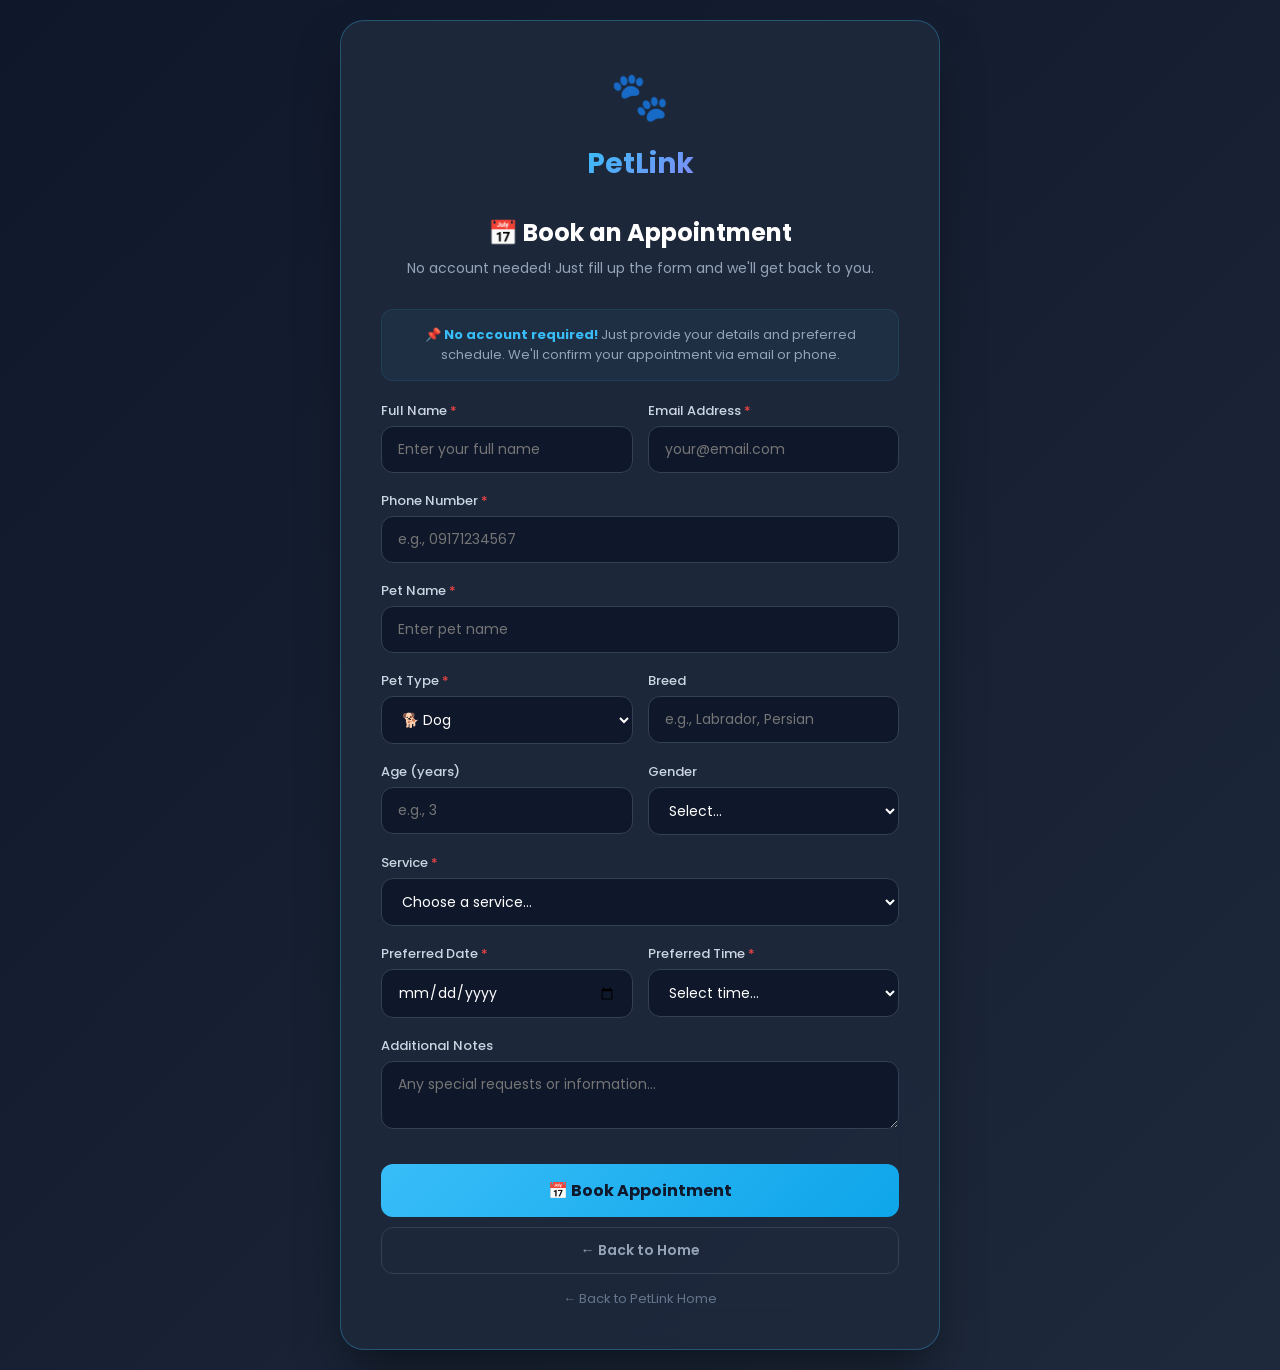
<file: templates/booking.html>
<!DOCTYPE html>
<html lang="en">
<head>
  <meta charset="UTF-8">
  <meta name="viewport" content="width=device-width, initial-scale=1.0">
  <title>Book Appointment - PetLink</title>
  <link href="https://fonts.googleapis.com/css2?family=Poppins:wght@300;400;600;700&display=swap" rel="stylesheet">
  <style>
    * {
      margin: 0;
      padding: 0;
      box-sizing: border-box;
      font-family: 'Poppins', sans-serif;
    }
    body {
      background: linear-gradient(135deg, #0f172a 0%, #1e293b 100%);
      color: #fff;
      min-height: 100vh;
      display: flex;
      align-items: center;
      justify-content: center;
      padding: 20px;
    }
    .booking-container {
      max-width: 600px;
      width: 100%;
      background: rgba(30, 41, 59, 0.95);
      backdrop-filter: blur(20px);
      border-radius: 24px;
      padding: 40px;
      border: 1px solid rgba(56, 189, 248, 0.3);
      box-shadow: 0 25px 50px -12px rgba(0, 0, 0, 0.5);
      animation: slideUp 0.6s ease;
    }
    @keyframes slideUp {
      from { opacity: 0; transform: translateY(50px); }
      to { opacity: 1; transform: translateY(0); }
    }
    .brand {
      text-align: center;
      margin-bottom: 30px;
    }
    .brand-icon { font-size: 48px; margin-bottom: 10px; }
    .brand-name {
      font-size: 28px;
      font-weight: 700;
      background: linear-gradient(135deg, #38bdf8, #818cf8);
      -webkit-background-clip: text;
      -webkit-text-fill-color: transparent;
      background-clip: text;
    }
    h2 {
      color: #fff;
      font-size: 24px;
      margin-bottom: 8px;
      text-align: center;
    }
    .subtitle {
      color: #94a3b8;
      font-size: 14px;
      text-align: center;
      margin-bottom: 30px;
    }
    .form-group {
      margin-bottom: 18px;
    }
    label {
      display: block;
      color: #cbd5e1;
      font-size: 13px;
      font-weight: 500;
      margin-bottom: 5px;
    }
    label .required {
      color: #ef4444;
    }
    input, select, textarea {
      width: 100%;
      padding: 12px 16px;
      background: #0f172a;
      border: 1px solid #334155;
      border-radius: 12px;
      color: white;
      font-size: 14px;
      transition: 0.3s;
    }
    input:focus, select:focus, textarea:focus {
      outline: none;
      border-color: #38bdf8;
      box-shadow: 0 0 0 3px rgba(56, 189, 248, 0.2);
    }
    textarea { resize: vertical; min-height: 60px; font-family: 'Poppins', sans-serif; }
    select option { background: #1e293b; }
    .form-row {
      display: grid;
      grid-template-columns: 1fr 1fr;
      gap: 15px;
    }
    @media (max-width: 600px) {
      .form-row { grid-template-columns: 1fr; }
      .booking-container { padding: 25px; }
    }
    .btn-primary {
      width: 100%;
      padding: 14px;
      background: linear-gradient(135deg, #38bdf8, #0ea5e9);
      border: none;
      border-radius: 12px;
      color: #0f172a;
      font-size: 16px;
      font-weight: 700;
      cursor: pointer;
      transition: 0.3s;
      margin-top: 10px;
    }
    .btn-primary:hover {
      transform: translateY(-2px);
      box-shadow: 0 10px 25px -5px rgba(56, 189, 248, 0.4);
    }
    .btn-secondary {
      width: 100%;
      padding: 12px;
      background: transparent;
      border: 1px solid #334155;
      border-radius: 12px;
      color: #94a3b8;
      font-size: 14px;
      font-weight: 600;
      cursor: pointer;
      transition: 0.3s;
      margin-top: 10px;
      text-align: center;
      text-decoration: none;
      display: inline-block;
    }
    .btn-secondary:hover {
      border-color: #38bdf8;
      color: #38bdf8;
      background: rgba(56, 189, 248, 0.05);
    }
    .message {
      margin-top: 16px;
      padding: 12px;
      border-radius: 12px;
      font-size: 14px;
      display: none;
    }
    .message.show { display: block; }
    .message.success {
      background: rgba(16, 185, 129, 0.2);
      border: 1px solid #10b981;
      color: #10b981;
    }
    .message.error {
      background: rgba(239, 68, 68, 0.2);
      border: 1px solid #ef4444;
      color: #ef4444;
    }
    .info-box {
      background: rgba(56, 189, 248, 0.05);
      border: 1px solid rgba(56, 189, 248, 0.1);
      border-radius: 12px;
      padding: 15px;
      margin-bottom: 20px;
      font-size: 13px;
      color: #94a3b8;
      text-align: center;
    }
    .info-box strong { color: #38bdf8; }
    .back-link {
      display: block;
      text-align: center;
      color: #64748b;
      text-decoration: none;
      margin-top: 15px;
      font-size: 13px;
    }
    .back-link:hover { color: #38bdf8; }
  </style>
</head>
<body>
  <div class="booking-container">
    <div class="brand">
      <div class="brand-icon">🐾</div>
      <span class="brand-name">PetLink</span>
    </div>

    <h2>📅 Book an Appointment</h2>
    <p class="subtitle">No account needed! Just fill up the form and we'll get back to you.</p>

    <div class="info-box">
      📌 <strong>No account required!</strong> Just provide your details and preferred schedule. 
      We'll confirm your appointment via email or phone.
    </div>

    <form id="bookingForm" onsubmit="submitGuestBooking(event)">
      <!-- Customer Info -->
      <div class="form-row">
        <div class="form-group">
          <label for="guestName">Full Name <span class="required">*</span></label>
          <input type="text" id="guestName" placeholder="Enter your full name" required>
        </div>
        <div class="form-group">
          <label for="guestEmail">Email Address <span class="required">*</span></label>
          <input type="email" id="guestEmail" placeholder="your@email.com" required>
        </div>
      </div>

      <div class="form-group">
        <label for="guestPhone">Phone Number <span class="required">*</span></label>
        <input type="tel" id="guestPhone" placeholder="e.g., 09171234567" required>
      </div>

      <!-- Pet Info -->
      <div class="form-group">
        <label for="guestPetName">Pet Name <span class="required">*</span></label>
        <input type="text" id="guestPetName" placeholder="Enter pet name" required>
      </div>

      <div class="form-row">
        <div class="form-group">
          <label for="guestPetType">Pet Type <span class="required">*</span></label>
          <select id="guestPetType" required>
            <option value="Dog">🐕 Dog</option>
            <option value="Cat">🐈 Cat</option>
          </select>
        </div>
        <div class="form-group">
          <label for="guestPetBreed">Breed</label>
          <input type="text" id="guestPetBreed" placeholder="e.g., Labrador, Persian">
        </div>
      </div>

      <div class="form-row">
        <div class="form-group">
          <label for="guestPetAge">Age (years)</label>
          <input type="number" id="guestPetAge" placeholder="e.g., 3" min="0">
        </div>
        <div class="form-group">
          <label for="guestPetGender">Gender</label>
          <select id="guestPetGender">
            <option value="">Select...</option>
            <option value="Male">Male</option>
            <option value="Female">Female</option>
          </select>
        </div>
      </div>

      <!-- Service & Schedule -->
      <div class="form-group">
        <label for="guestService">Service <span class="required">*</span></label>
        <select id="guestService" required>
          <option value="">Choose a service...</option>
          <option value="Full Grooming">Full Grooming</option>
          <option value="Bath & Brush">Bath & Brush</option>
          <option value="Nail Trim">Nail Trim</option>
          <option value="Teeth Cleaning">Teeth Cleaning</option>
          <option value="De-shedding">De-shedding</option>
          <option value="Creative Styling">Creative Styling</option>
          <option value="Ear Cleaning">Ear Cleaning</option>
          <option value="Vaccination">Vaccination</option>
          <option value="Health Check-up">Health Check-up</option>
        </select>
      </div>

      <div class="form-row">
        <div class="form-group">
          <label for="guestDate">Preferred Date <span class="required">*</span></label>
          <input type="date" id="guestDate" required>
        </div>
        <div class="form-group">
          <label for="guestTime">Preferred Time <span class="required">*</span></label>
          <select id="guestTime" required>
            <option value="">Select time...</option>
            <option value="08:00">8:00 AM</option>
            <option value="08:30">8:30 AM</option>
            <option value="09:00">9:00 AM</option>
            <option value="09:30">9:30 AM</option>
            <option value="10:00">10:00 AM</option>
            <option value="10:30">10:30 AM</option>
            <option value="11:00">11:00 AM</option>
            <option value="11:30">11:30 AM</option>
            <option value="12:00">12:00 PM</option>
            <option value="13:00">1:00 PM</option>
            <option value="13:30">1:30 PM</option>
            <option value="14:00">2:00 PM</option>
            <option value="14:30">2:30 PM</option>
            <option value="15:00">3:00 PM</option>
            <option value="15:30">3:30 PM</option>
            <option value="16:00">4:00 PM</option>
            <option value="16:30">4:30 PM</option>
            <option value="17:00">5:00 PM</option>
          </select>
        </div>
      </div>

      <div class="form-group">
        <label for="guestNotes">Additional Notes</label>
        <textarea id="guestNotes" placeholder="Any special requests or information..."></textarea>
      </div>

      <button type="submit" class="btn-primary" id="submitBtn">📅 Book Appointment</button>
      <a href="/" class="btn-secondary">← Back to Home</a>
    </form>

    <div id="message" class="message"></div>
    <a href="/" class="back-link">← Back to PetLink Home</a>
  </div>

  <script>
    // Set min date to today
    document.addEventListener('DOMContentLoaded', function() {
      const today = new Date().toISOString().split('T')[0];
      document.getElementById('guestDate').min = today;
    });

    async function submitGuestBooking(e) {
      e.preventDefault();

      const btn = document.getElementById('submitBtn');
      const msg = document.getElementById('message');
      const originalText = btn.textContent;

      // Get form data
      const name = document.getElementById('guestName').value.trim();
      const email = document.getElementById('guestEmail').value.trim();
      const phone = document.getElementById('guestPhone').value.trim();
      const pet_name = document.getElementById('guestPetName').value.trim();
      const pet_type = document.getElementById('guestPetType').value;
      const breed = document.getElementById('guestPetBreed').value.trim();
      const age = document.getElementById('guestPetAge').value;
      const gender = document.getElementById('guestPetGender').value;
      const service_type = document.getElementById('guestService').value;
      const appointment_date = document.getElementById('guestDate').value;
      const appointment_time = document.getElementById('guestTime').value;
      const notes = document.getElementById('guestNotes').value.trim();

      // Validate
      if (!name || !email || !phone || !pet_name || !service_type || !appointment_date || !appointment_time) {
        showMessage('Please fill in all required fields.', 'error');
        return;
      }

      // Validate email
      const emailPattern = /^[a-zA-Z0-9._%+-]+@[a-zA-Z0-9.-]+\.[a-zA-Z]{2,}$/;
      if (!emailPattern.test(email)) {
        showMessage('Please enter a valid email address.', 'error');
        return;
      }

      // Validate phone
      const phonePattern = /^(09|\+639|9)\d{9}$/;
      if (!phonePattern.test(phone.replace(/[\s\-\(\)]/g, ''))) {
        showMessage('Please enter a valid Philippine phone number (e.g., 09171234567).', 'error');
        return;
      }

      // Show loading
      btn.textContent = '⏳ Booking...';
      btn.disabled = true;

      try {
        const res = await fetch('/api/guest-booking', {
          method: 'POST',
          headers: { 'Content-Type': 'application/json' },
          body: JSON.stringify({
            name, email, phone,
            pet_name, pet_type, breed, age, gender,
            service_type, appointment_date, appointment_time, notes
          })
        });

        const data = await res.json();

        if (data.success) {
          showMessage('✅ ' + data.message, 'success');
          document.getElementById('bookingForm').reset();
          // Reset date
          const today = new Date().toISOString().split('T')[0];
          document.getElementById('guestDate').min = today;
        } else {
          showMessage('❌ ' + data.message, 'error');
        }
      } catch (error) {
        console.error('Error:', error);
        showMessage('Something went wrong. Please try again.', 'error');
      }

      btn.textContent = originalText;
      btn.disabled = false;
    }

    function showMessage(text, type) {
      const msg = document.getElementById('message');
      msg.textContent = text;
      msg.className = 'message show ' + type;
      setTimeout(() => {
        msg.classList.remove('show');
      }, 6000);
    }
  </script>
</body>
</html>
</file>
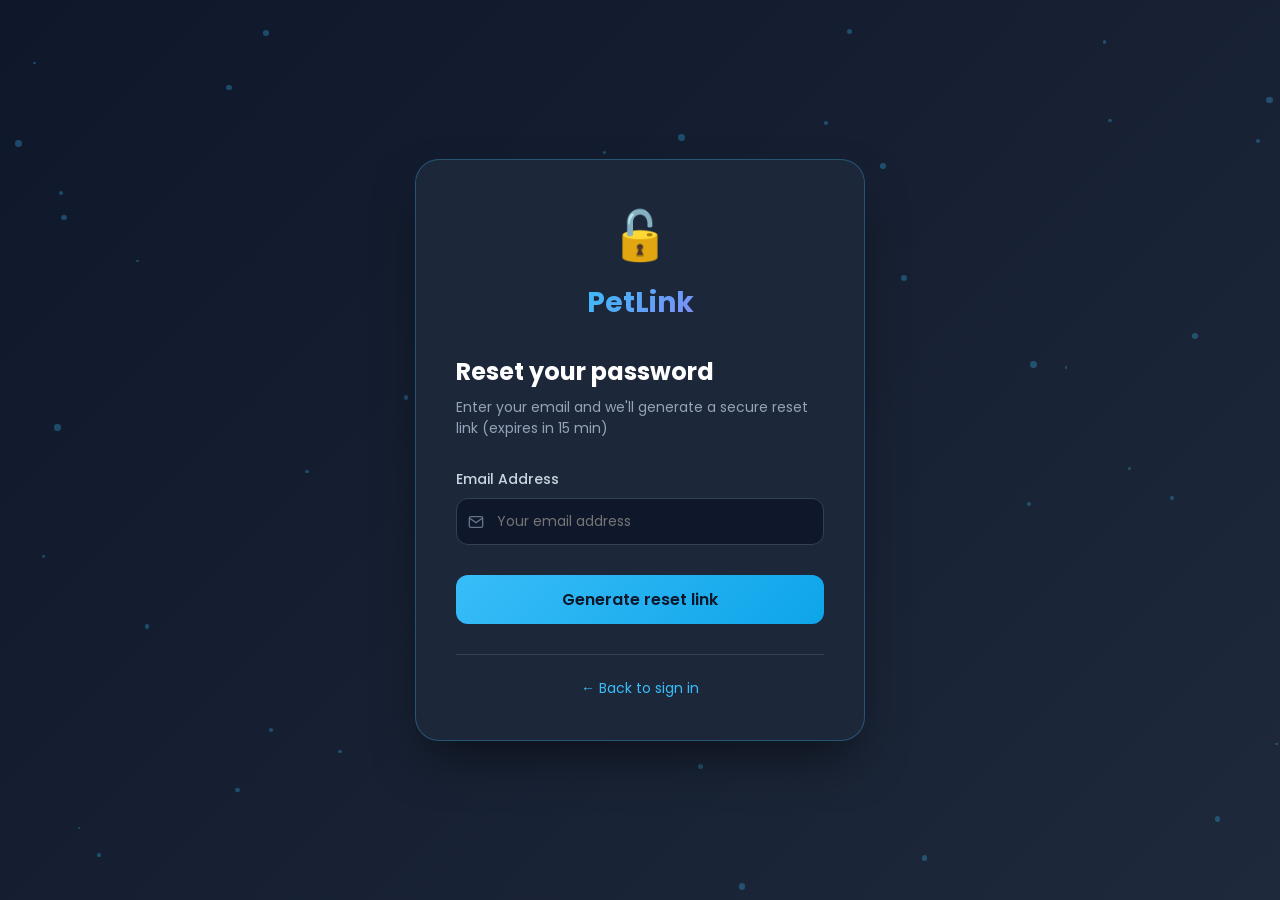
<file: templates/forgot_password.html>
<!DOCTYPE html>
<html lang="en">
<head>
  <meta charset="UTF-8">
  <meta name="viewport" content="width=device-width, initial-scale=1.0">
  <title>Forgot Password — PetLink</title>
  <link href="https://fonts.googleapis.com/css2?family=Poppins:wght@300;400;600;700&display=swap" rel="stylesheet">
  <style>
    * {
      margin: 0;
      padding: 0;
      box-sizing: border-box;
      font-family: 'Poppins', sans-serif;
    }

    body {
      min-height: 100vh;
      background: linear-gradient(135deg, #0f172a 0%, #1e293b 100%);
      display: flex;
      align-items: center;
      justify-content: center;
      padding: 20px;
      position: relative;
    }

    .particles {
      position: fixed;
      top: 0;
      left: 0;
      width: 100%;
      height: 100%;
      overflow: hidden;
      z-index: 0;
    }

    .particle {
      position: absolute;
      background: rgba(56, 189, 248, 0.3);
      border-radius: 50%;
      animation: float 15s infinite;
      pointer-events: none;
    }

    @keyframes float {
      0%, 100% { transform: translateY(0) rotate(0deg); opacity: 0; }
      50% { opacity: 0.5; }
      100% { transform: translateY(-100vh) rotate(360deg); opacity: 0; }
    }

    .card {
      background: rgba(30, 41, 59, 0.95);
      backdrop-filter: blur(20px);
      border-radius: 24px;
      padding: 40px;
      width: 100%;
      max-width: 450px;
      box-shadow: 0 25px 50px -12px rgba(0, 0, 0, 0.5);
      border: 1px solid rgba(56, 189, 248, 0.3);
      position: relative;
      z-index: 1;
      animation: slideUpFade 0.6s cubic-bezier(0.34, 1.2, 0.64, 1);
    }

    @keyframes slideUpFade {
      0% {
        opacity: 0;
        transform: translateY(50px) scale(0.95);
      }
      100% {
        opacity: 1;
        transform: translateY(0) scale(1);
      }
    }

    .brand {
      text-align: center;
      margin-bottom: 30px;
      animation: fadeIn 0.8s ease 0.2s both;
    }

    @keyframes fadeIn {
      from { opacity: 0; transform: scale(0.9); }
      to { opacity: 1; transform: scale(1); }
    }

    .brand-icon {
      font-size: 48px;
      margin-bottom: 10px;
      animation: bounce 1s ease infinite;
    }

    @keyframes bounce {
      0%, 100% { transform: translateY(0); }
      50% { transform: translateY(-5px); }
    }

    .brand-name {
      font-size: 28px;
      font-weight: 700;
      background: linear-gradient(135deg, #38bdf8, #818cf8);
      -webkit-background-clip: text;
      -webkit-text-fill-color: transparent;
      background-clip: text;
    }

    h2 {
      color: white;
      font-size: 24px;
      margin-bottom: 8px;
      animation: slideInLeft 0.6s ease 0.3s both;
    }

    @keyframes slideInLeft {
      from {
        opacity: 0;
        transform: translateX(-30px);
      }
      to {
        opacity: 1;
        transform: translateX(0);
      }
    }

    .subtitle {
      color: #94a3b8;
      font-size: 14px;
      margin-bottom: 30px;
      animation: slideInLeft 0.6s ease 0.35s both;
    }

    .form-stack {
      display: flex;
      flex-direction: column;
      gap: 20px;
    }

    .field {
      display: flex;
      flex-direction: column;
      gap: 8px;
      animation: slideInRight 0.6s ease 0.4s both;
    }

    @keyframes slideInRight {
      from {
        opacity: 0;
        transform: translateX(30px);
      }
      to {
        opacity: 1;
        transform: translateX(0);
      }
    }

    label {
      color: #cbd5e1;
      font-size: 14px;
      font-weight: 500;
    }

    .input-wrap {
      position: relative;
      display: flex;
      align-items: center;
    }

    .input-icon {
      position: absolute;
      left: 12px;
      color: #64748b;
      transition: all 0.3s ease;
    }

    input {
      width: 100%;
      padding: 12px 12px 12px 40px;
      background: #0f172a;
      border: 1px solid #334155;
      border-radius: 12px;
      color: white;
      font-size: 14px;
      transition: all 0.3s ease;
    }

    input:focus {
      outline: none;
      border-color: #38bdf8;
      box-shadow: 0 0 0 3px rgba(56, 189, 248, 0.2);
      transform: scale(1.02);
    }

    .btn-primary {
      background: linear-gradient(135deg, #38bdf8, #0ea5e9);
      color: #0f172a;
      padding: 12px;
      border: none;
      border-radius: 12px;
      font-size: 16px;
      font-weight: 600;
      cursor: pointer;
      transition: all 0.3s ease;
      margin-top: 10px;
      position: relative;
      overflow: hidden;
      animation: fadeInUp 0.6s ease 0.5s both;
    }

    @keyframes fadeInUp {
      from {
        opacity: 0;
        transform: translateY(20px);
      }
      to {
        opacity: 1;
        transform: translateY(0);
      }
    }

    .btn-primary:hover {
      transform: translateY(-2px);
      box-shadow: 0 10px 25px -5px rgba(56, 189, 248, 0.4);
    }

    .btn-primary:active {
      transform: translateY(0);
    }

    .btn-primary::before {
      content: '';
      position: absolute;
      top: 50%;
      left: 50%;
      width: 0;
      height: 0;
      border-radius: 50%;
      background: rgba(255, 255, 255, 0.5);
      transform: translate(-50%, -50%);
      transition: width 0.6s, height 0.6s;
    }

    .btn-primary:active::before {
      width: 300px;
      height: 300px;
    }

    .message {
      margin-top: 20px;
      padding: 12px;
      border-radius: 12px;
      font-size: 14px;
      display: none;
      animation: shake 0.5s ease;
    }

    @keyframes shake {
      0%, 100% { transform: translateX(0); }
      25% { transform: translateX(-5px); }
      75% { transform: translateX(5px); }
    }

    .message.show {
      display: block;
    }

    .message.success {
      background: rgba(16, 185, 129, 0.2);
      border: 1px solid #10b981;
      color: #10b981;
      animation: successPulse 0.5s ease;
    }

    @keyframes successPulse {
      0%, 100% { transform: scale(1); }
      50% { transform: scale(1.05); }
    }

    .message.error {
      background: rgba(239, 68, 68, 0.2);
      border: 1px solid #ef4444;
      color: #ef4444;
    }

    .card-footer {
      margin-top: 30px;
      text-align: center;
      padding-top: 20px;
      border-top: 1px solid #334155;
      animation: fadeIn 0.6s ease 0.55s both;
    }

    .card-footer a {
      color: #38bdf8;
      text-decoration: none;
      font-size: 14px;
      transition: all 0.3s ease;
      display: inline-block;
    }

    .card-footer a:hover {
      color: #0ea5e9;
      transform: translateX(5px);
    }

    .reset-link-box {
      margin-top: 16px;
      padding: 14px;
      background: #0f172a;
      border: 1px solid #334155;
      border-radius: 10px;
      word-break: break-all;
      animation: slideUp 0.5s ease;
    }

    @keyframes slideUp {
      from {
        opacity: 0;
        transform: translateY(20px);
      }
      to {
        opacity: 1;
        transform: translateY(0);
      }
    }

    .reset-link-box p {
      font-size: 11px;
      color: #94a3b8;
      text-transform: uppercase;
      letter-spacing: .08em;
      margin-bottom: 8px;
    }

    .reset-link-box a {
      font-size: 13px;
      color: #38bdf8;
      font-family: monospace;
      word-break: break-all;
    }

    .loading {
      display: inline-block;
      width: 20px;
      height: 20px;
      border: 2px solid rgba(255,255,255,0.3);
      border-radius: 50%;
      border-top-color: #fff;
      animation: spin 0.6s linear infinite;
      margin-left: 10px;
    }

    @keyframes spin {
      to { transform: rotate(360deg); }
    }
  </style>
</head>
<body>
  <!-- Floating particles -->
  <div class="particles" id="particles"></div>

  <div class="card">
    <div class="brand">
      <div class="brand-icon">🔓</div>
      <span class="brand-name">PetLink</span>
    </div>

    <h2>Reset your password</h2>
    <p class="subtitle">Enter your email and we'll generate a secure reset link (expires in 15 min)</p>

    <div class="form-stack">
      <div class="field">
        <label for="email">Email Address</label>
        <div class="input-wrap">
          <svg class="input-icon" width="16" height="16" viewBox="0 0 24 24" fill="none" stroke="currentColor" stroke-width="2">
            <path d="M4 4h16c1.1 0 2 .9 2 2v12c0 1.1-.9 2-2 2H4c-1.1 0-2-.9-2-2V6c0-1.1.9-2 2-2z"/>
            <polyline points="22,6 12,13 2,6"/>
          </svg>
          <input type="email" id="email" placeholder="Your email address" autocomplete="email" required>
        </div>
      </div>
      <button class="btn-primary" id="resetBtn" onclick="handleForgot()">
        <span id="btnText">Generate reset link</span>
      </button>
    </div>

    <div id="message" class="message"></div>
    <div id="resetLinkBox" style="display:none;" class="reset-link-box">
      <p>🔗 Reset Link (demo only — email in production)</p>
      <a id="resetLink" href="#" target="_blank"></a>
    </div>

    <div class="card-footer">
      <a href="/login">← Back to sign in</a>
    </div>
  </div>

  <script>
    // Create floating particles
    function createParticles() {
      const particlesContainer = document.getElementById('particles');
      for (let i = 0; i < 50; i++) {
        const particle = document.createElement('div');
        particle.classList.add('particle');
        const size = Math.random() * 5 + 2;
        particle.style.width = `${size}px`;
        particle.style.height = `${size}px`;
        particle.style.left = `${Math.random() * 100}%`;
        particle.style.top = `${Math.random() * 100}%`;
        particle.style.animationDelay = `${Math.random() * 15}s`;
        particle.style.animationDuration = `${Math.random() * 10 + 10}s`;
        particlesContainer.appendChild(particle);
      }
    }
    createParticles();

    async function handleForgot() {
      const email = document.getElementById('email').value.trim();
      const msg = document.getElementById('message');
      const btn = document.getElementById('resetBtn');
      const btnText = document.getElementById('btnText');
      
      const show = (text, type) => { 
        msg.textContent = text; 
        msg.className = 'message show ' + type; 
        setTimeout(() => {
          msg.classList.remove('show');
        }, 5000);
      };

      if (!email) return show('Please enter your email address.', 'error');

      btnText.innerHTML = 'Generating... <span class="loading"></span>';
      btn.disabled = true;

      try {
        const res = await fetch('/forgot-password', {
          method: 'POST',
          headers: { 'Content-Type': 'application/json' },
          body: JSON.stringify({ email })
        });
        const data = await res.json();
        
        btnText.innerHTML = 'Generate reset link';
        btn.disabled = false;
        
        show(data.message, 'success');

        if (data.reset_link) {
          const box = document.getElementById('resetLinkBox');
          const link = document.getElementById('resetLink');
          link.href = data.reset_link;
          link.textContent = data.reset_link;
          box.style.display = 'block';
          box.scrollIntoView({ behavior: 'smooth', block: 'nearest' });
        }
      } catch {
        btnText.innerHTML = 'Generate reset link';
        btn.disabled = false;
        show('Something went wrong. Please try again.', 'error');
      }
    }
    
    document.addEventListener('keydown', e => { if (e.key === 'Enter') handleForgot(); });
    
    const inputs = document.querySelectorAll('input');
    inputs.forEach(input => {
      input.addEventListener('focus', () => {
        input.parentElement.style.transform = 'scale(1.02)';
      });
      input.addEventListener('blur', () => {
        input.parentElement.style.transform = 'scale(1)';
      });
    });
  </script>
</body>
</html>
</file>
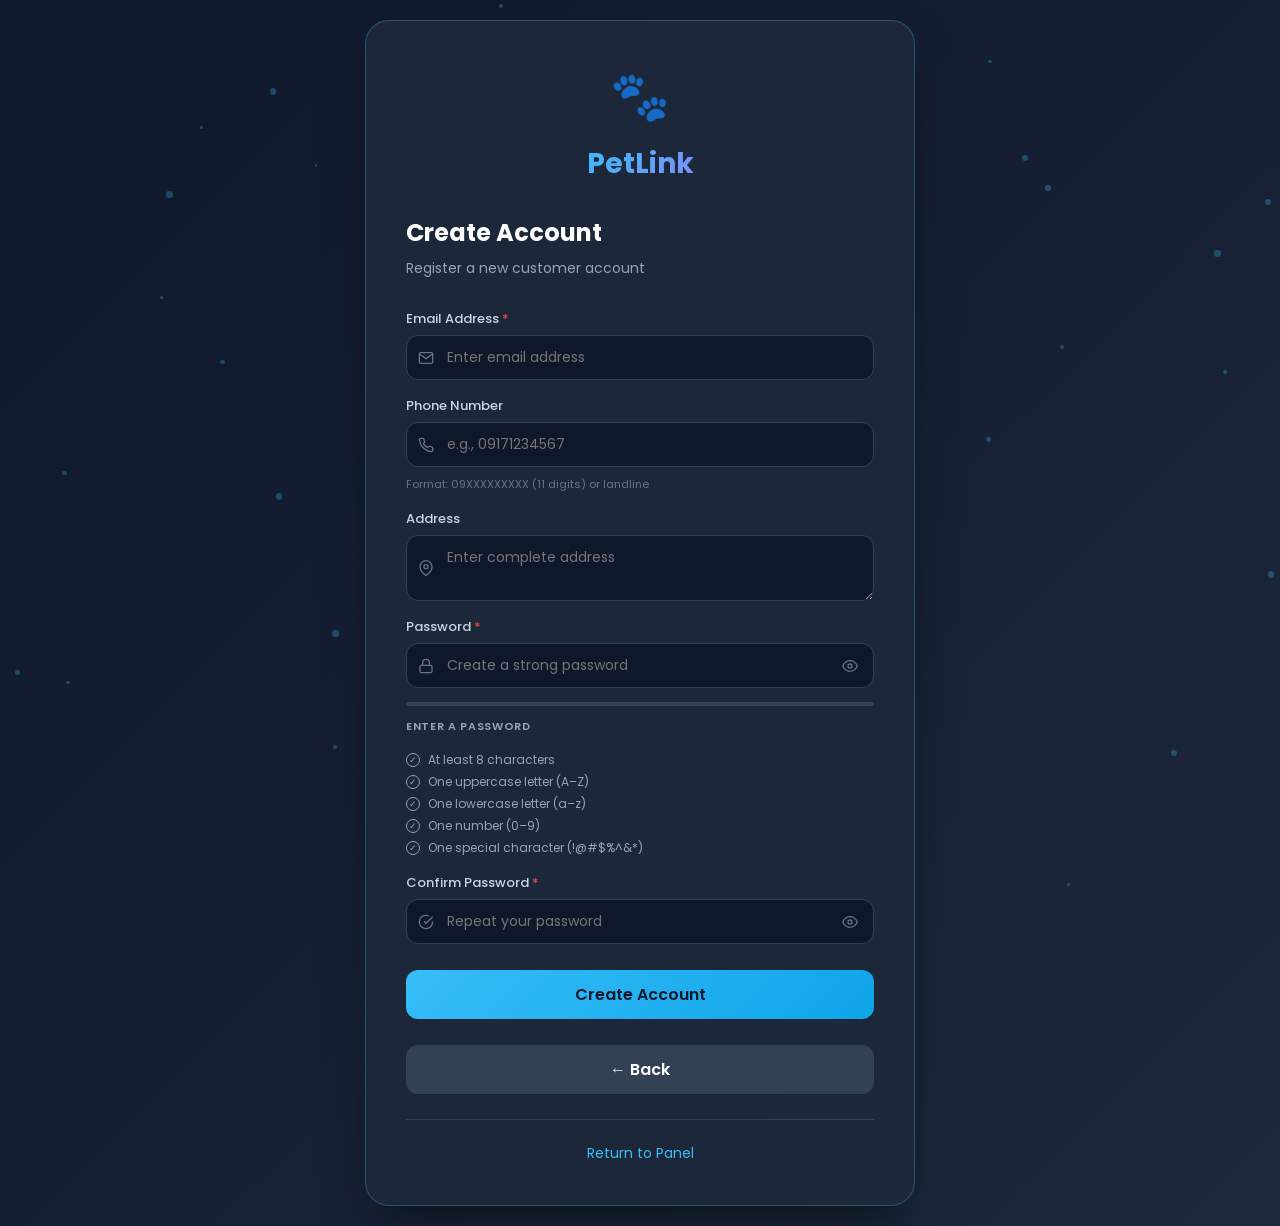
<file: templates/register.html>
<!DOCTYPE html>
<html lang="en">
<head>
  <meta charset="UTF-8">
  <meta name="viewport" content="width=device-width, initial-scale=1.0">
  <title>Register — PetLink</title>
  <link href="https://fonts.googleapis.com/css2?family=Poppins:wght@300;400;600;700&display=swap" rel="stylesheet">
  <style>
    * {
      margin: 0;
      padding: 0;
      box-sizing: border-box;
      font-family: 'Poppins', sans-serif;
    }

    body {
      min-height: 100vh;
      background: linear-gradient(135deg, #0f172a 0%, #1e293b 100%);
      display: flex;
      align-items: center;
      justify-content: center;
      padding: 20px;
      position: relative;
    }

    .particles {
      position: fixed;
      top: 0;
      left: 0;
      width: 100%;
      height: 100%;
      overflow: hidden;
      z-index: 0;
    }

    .particle {
      position: absolute;
      background: rgba(56, 189, 248, 0.3);
      border-radius: 50%;
      animation: float 15s infinite;
      pointer-events: none;
    }

    @keyframes float {
      0%, 100% { transform: translateY(0) rotate(0deg); opacity: 0; }
      50% { opacity: 0.5; }
      100% { transform: translateY(-100vh) rotate(360deg); opacity: 0; }
    }

    .card {
      background: rgba(30, 41, 59, 0.95);
      backdrop-filter: blur(20px);
      border-radius: 24px;
      padding: 40px;
      width: 100%;
      max-width: 550px;
      box-shadow: 0 25px 50px -12px rgba(0, 0, 0, 0.5);
      border: 1px solid rgba(56, 189, 248, 0.3);
      position: relative;
      z-index: 1;
      animation: slideUpFade 0.6s cubic-bezier(0.34, 1.2, 0.64, 1);
    }

    @keyframes slideUpFade {
      0% {
        opacity: 0;
        transform: translateY(50px) scale(0.95);
      }
      100% {
        opacity: 1;
        transform: translateY(0) scale(1);
      }
    }

    .brand {
      text-align: center;
      margin-bottom: 30px;
      animation: fadeIn 0.8s ease 0.2s both;
    }

    @keyframes fadeIn {
      from { opacity: 0; transform: scale(0.9); }
      to { opacity: 1; transform: scale(1); }
    }

    .brand-icon {
      font-size: 48px;
      margin-bottom: 10px;
      animation: bounce 1s ease infinite;
    }

    @keyframes bounce {
      0%, 100% { transform: translateY(0); }
      50% { transform: translateY(-5px); }
    }

    .brand-name {
      font-size: 28px;
      font-weight: 700;
      background: linear-gradient(135deg, #38bdf8, #818cf8);
      -webkit-background-clip: text;
      -webkit-text-fill-color: transparent;
      background-clip: text;
    }

    h2 {
      color: white;
      font-size: 24px;
      margin-bottom: 8px;
      animation: slideInLeft 0.6s ease 0.3s both;
    }

    @keyframes slideInLeft {
      from {
        opacity: 0;
        transform: translateX(-30px);
      }
      to {
        opacity: 1;
        transform: translateX(0);
      }
    }

    .subtitle {
      color: #94a3b8;
      font-size: 14px;
      margin-bottom: 30px;
      animation: slideInLeft 0.6s ease 0.35s both;
    }

    .form-stack {
      display: flex;
      flex-direction: column;
      gap: 16px;
    }

    .field {
      display: flex;
      flex-direction: column;
      gap: 6px;
      animation: slideInRight 0.6s ease both;
    }

    .field:nth-child(1) { animation-delay: 0.4s; }
    .field:nth-child(2) { animation-delay: 0.45s; }
    .field:nth-child(3) { animation-delay: 0.5s; }
    .field:nth-child(4) { animation-delay: 0.55s; }
    .field:nth-child(5) { animation-delay: 0.6s; }

    @keyframes slideInRight {
      from {
        opacity: 0;
        transform: translateX(30px);
      }
      to {
        opacity: 1;
        transform: translateX(0);
      }
    }

    label {
      color: #cbd5e1;
      font-size: 13px;
      font-weight: 500;
    }
    label .required {
      color: #ef4444;
    }

    .input-wrap {
      position: relative;
      display: flex;
      align-items: center;
    }

    .input-icon {
      position: absolute;
      left: 12px;
      color: #64748b;
      transition: all 0.3s ease;
    }

    input, select, textarea {
      width: 100%;
      padding: 11px 12px 11px 40px;
      background: #0f172a;
      border: 1px solid #334155;
      border-radius: 12px;
      color: white;
      font-size: 14px;
      transition: all 0.3s ease;
    }

    textarea {
      padding: 11px 12px 11px 40px;
      min-height: 60px;
      resize: vertical;
      font-family: 'Poppins', sans-serif;
    }

    select {
      padding-right: 12px;
      appearance: none;
      cursor: pointer;
    }

    select option {
      background: #1e293b;
    }

    input:focus, select:focus, textarea:focus {
      outline: none;
      border-color: #38bdf8;
      box-shadow: 0 0 0 3px rgba(56, 189, 248, 0.2);
      transform: scale(1.01);
    }

    .eye-toggle {
      position: absolute;
      right: 12px;
      background: none;
      border: none;
      cursor: pointer;
      padding: 4px;
      display: flex;
      align-items: center;
      color: #64748b;
      transition: all 0.3s ease;
    }

    .eye-toggle:hover {
      color: #38bdf8;
      transform: scale(1.1);
    }

    .strength-wrap {
      margin-top: 8px;
    }

    .strength-bar-track {
      height: 4px;
      background: #334155;
      border-radius: 99px;
      overflow: hidden;
      margin-bottom: 6px;
    }

    .strength-bar-fill {
      height: 100%;
      border-radius: 99px;
      width: 0%;
      transition: width 0.35s ease, background 0.35s ease;
    }

    .strength-label {
      font-size: 11px;
      font-weight: 600;
      letter-spacing: 0.06em;
      text-transform: uppercase;
      color: #94a3b8;
      transition: color 0.3s;
    }

    .req-list {
      display: flex;
      flex-direction: column;
      gap: 4px;
      margin-top: 8px;
    }

    .req-item {
      display: flex;
      align-items: center;
      gap: 8px;
      font-size: 12px;
      color: #94a3b8;
      transition: all 0.3s ease;
    }

    .req-item.met {
      color: #10b981;
      transform: translateX(5px);
    }

    .req-icon {
      width: 14px;
      height: 14px;
      border-radius: 50%;
      border: 1.5px solid #94a3b8;
      display: flex;
      align-items: center;
      justify-content: center;
      font-size: 9px;
      flex-shrink: 0;
      transition: all 0.3s ease;
    }

    .req-item.met .req-icon {
      background: #10b981;
      border-color: #10b981;
      color: #fff;
      transform: scale(1.2);
    }

    .btn-primary {
      background: linear-gradient(135deg, #38bdf8, #0ea5e9);
      color: #0f172a;
      padding: 12px;
      border: none;
      border-radius: 12px;
      font-size: 16px;
      font-weight: 600;
      cursor: pointer;
      transition: all 0.3s ease;
      margin-top: 10px;
      position: relative;
      overflow: hidden;
      animation: fadeInUp 0.6s ease 0.65s both;
    }

    @keyframes fadeInUp {
      from {
        opacity: 0;
        transform: translateY(20px);
      }
      to {
        opacity: 1;
        transform: translateY(0);
      }
    }

    .btn-primary:hover {
      transform: translateY(-2px);
      box-shadow: 0 10px 25px -5px rgba(56, 189, 248, 0.4);
    }

    .btn-primary:active {
      transform: translateY(0);
    }

    .btn-primary::before {
      content: '';
      position: absolute;
      top: 50%;
      left: 50%;
      width: 0;
      height: 0;
      border-radius: 50%;
      background: rgba(255, 255, 255, 0.5);
      transform: translate(-50%, -50%);
      transition: width 0.6s, height 0.6s;
    }

    .btn-primary:active::before {
      width: 300px;
      height: 300px;
    }

    .btn-secondary {
      background: #334155;
      color: white;
      padding: 12px;
      border: none;
      border-radius: 12px;
      font-size: 16px;
      font-weight: 600;
      cursor: pointer;
      transition: all 0.3s ease;
      margin-top: 10px;
    }

    .btn-secondary:hover {
      background: #475569;
      transform: translateY(-2px);
    }

    .message {
      margin-top: 16px;
      padding: 12px;
      border-radius: 12px;
      font-size: 14px;
      display: none;
      animation: shake 0.5s ease;
    }

    @keyframes shake {
      0%, 100% { transform: translateX(0); }
      25% { transform: translateX(-5px); }
      75% { transform: translateX(5px); }
    }

    .message.show {
      display: block;
    }

    .message.success {
      background: rgba(16, 185, 129, 0.2);
      border: 1px solid #10b981;
      color: #10b981;
      animation: successPulse 0.5s ease;
    }

    @keyframes successPulse {
      0%, 100% { transform: scale(1); }
      50% { transform: scale(1.05); }
    }

    .message.error {
      background: rgba(239, 68, 68, 0.2);
      border: 1px solid #ef4444;
      color: #ef4444;
    }

    .card-footer {
      margin-top: 25px;
      text-align: center;
      padding-top: 20px;
      border-top: 1px solid #334155;
      animation: fadeIn 0.6s ease 0.7s both;
    }

    .card-footer a {
      color: #38bdf8;
      text-decoration: none;
      font-size: 14px;
      transition: all 0.3s ease;
      display: inline-block;
    }

    .card-footer a:hover {
      color: #0ea5e9;
      transform: translateX(5px);
    }

    .loading {
      display: inline-block;
      width: 20px;
      height: 20px;
      border: 2px solid rgba(255,255,255,0.3);
      border-radius: 50%;
      border-top-color: #fff;
      animation: spin 0.6s linear infinite;
      margin-left: 10px;
    }

    @keyframes spin {
      to { transform: rotate(360deg); }
    }

    .role-select-wrap {
      position: relative;
    }

    .role-select-wrap::after {
      content: '▼';
      position: absolute;
      right: 12px;
      top: 50%;
      transform: translateY(-50%);
      color: #64748b;
      pointer-events: none;
    }

    .form-row {
      display: grid;
      grid-template-columns: 1fr 1fr;
      gap: 16px;
    }

    @media (max-width: 600px) {
      .form-row {
        grid-template-columns: 1fr;
      }
    }

    .helper-text {
      font-size: 11px;
      color: #64748b;
      margin-top: 3px;
    }
  </style>
</head>
<body>
  <!-- Floating particles -->
  <div class="particles" id="particles"></div>

  <div class="card">
    <div class="brand">
      <div class="brand-icon">🐾</div>
      <span class="brand-name">PetLink</span>
    </div>

    <h2>Create Account</h2>
    <p class="subtitle" id="pageSubtitle">Register a new customer account</p>

    <div class="form-stack" id="registerForm">
      <!-- EMAIL -->
      <div class="field">
        <label for="email">Email Address <span class="required">*</span></label>
        <div class="input-wrap">
          <svg class="input-icon" width="16" height="16" viewBox="0 0 24 24" fill="none" stroke="currentColor" stroke-width="2">
            <path d="M4 4h16c1.1 0 2 .9 2 2v12c0 1.1-.9 2-2 2H4c-1.1 0-2-.9-2-2V6c0-1.1.9-2 2-2z"/>
            <polyline points="22,6 12,13 2,6"/>
          </svg>
          <input type="email" id="email" placeholder="Enter email address" autocomplete="email" required>
        </div>
      </div>

      <!-- PHONE NUMBER -->
      <div class="field">
        <label for="phone">Phone Number</label>
        <div class="input-wrap">
          <svg class="input-icon" width="16" height="16" viewBox="0 0 24 24" fill="none" stroke="currentColor" stroke-width="2">
            <path d="M22 16.92v3a2 2 0 0 1-2.18 2 19.79 19.79 0 0 1-8.63-3.07 19.5 19.5 0 0 1-6-6 19.79 19.79 0 0 1-3.07-8.67A2 2 0 0 1 4.11 2h3a2 2 0 0 1 2 1.72c.127.96.361 1.903.7 2.81a2 2 0 0 1-.45 2.11L8.09 9.91a16 16 0 0 0 6 6l1.27-1.27a2 2 0 0 1 2.11-.45c.907.339 1.85.573 2.81.7A2 2 0 0 1 22 16.92z"/>
          </svg>
          <input type="tel" id="phone" placeholder="e.g., 09171234567" autocomplete="tel">
        </div>
        <span class="helper-text">Format: 09XXXXXXXXX (11 digits) or landline</span>
      </div>

      <!-- ADDRESS -->
      <div class="field">
        <label for="address">Address</label>
        <div class="input-wrap">
          <svg class="input-icon" width="16" height="16" viewBox="0 0 24 24" fill="none" stroke="currentColor" stroke-width="2">
            <path d="M21 10c0 7-9 13-9 13s-9-6-9-13a9 9 0 0 1 18 0z"/>
            <circle cx="12" cy="10" r="3"/>
          </svg>
          <textarea id="address" placeholder="Enter complete address" rows="2"></textarea>
        </div>
      </div>

      <!-- PASSWORD -->
      <div class="field">
        <label for="password">Password <span class="required">*</span></label>
        <div class="input-wrap">
          <svg class="input-icon" width="16" height="16" viewBox="0 0 24 24" fill="none" stroke="currentColor" stroke-width="2">
            <rect x="3" y="11" width="18" height="11" rx="2"/>
            <path d="M7 11V7a5 5 0 0 1 10 0v4"/>
          </svg>
          <input type="password" id="password" placeholder="Create a strong password" autocomplete="new-password" required style="padding-right: 42px;" oninput="checkStrength(this.value)">
          <button type="button" class="eye-toggle" onclick="toggleEye('password', this)" aria-label="Toggle password visibility">
            <svg width="16" height="16" viewBox="0 0 24 24" fill="none" stroke="currentColor" stroke-width="2">
              <path d="M1 12s4-8 11-8 11 8 11 8-4 8-11 8-11-8-11-8z"/>
              <circle cx="12" cy="12" r="3"/>
            </svg>
          </button>
        </div>

        <div class="strength-wrap">
          <div class="strength-bar-track">
            <div class="strength-bar-fill" id="strengthBar"></div>
          </div>
          <span class="strength-label" id="strengthLabel">Enter a password</span>
        </div>

        <div class="req-list">
          <div class="req-item" id="req-len">
            <div class="req-icon">✓</div> At least 8 characters
          </div>
          <div class="req-item" id="req-upper">
            <div class="req-icon">✓</div> One uppercase letter (A–Z)
          </div>
          <div class="req-item" id="req-lower">
            <div class="req-icon">✓</div> One lowercase letter (a–z)
          </div>
          <div class="req-item" id="req-num">
            <div class="req-icon">✓</div> One number (0–9)
          </div>
          <div class="req-item" id="req-special">
            <div class="req-icon">✓</div> One special character (!@#$%^&*)
          </div>
        </div>
      </div>

      <!-- CONFIRM PASSWORD -->
      <div class="field">
        <label for="confirm_password">Confirm Password <span class="required">*</span></label>
        <div class="input-wrap">
          <svg class="input-icon" width="16" height="16" viewBox="0 0 24 24" fill="none" stroke="currentColor" stroke-width="2">
            <path d="M22 11.08V12a10 10 0 1 1-5.93-9.14"/>
            <polyline points="22 4 12 14.01 9 11.01"/>
          </svg>
          <input type="password" id="confirm_password" placeholder="Repeat your password" autocomplete="new-password" required style="padding-right: 42px;">
          <button type="button" class="eye-toggle" onclick="toggleEye('confirm_password', this)" aria-label="Toggle confirm password visibility">
            <svg width="16" height="16" viewBox="0 0 24 24" fill="none" stroke="currentColor" stroke-width="2">
              <path d="M1 12s4-8 11-8 11 8 11 8-4 8-11 8-11-8-11-8z"/>
              <circle cx="12" cy="12" r="3"/>
            </svg>
          </button>
        </div>
      </div>

      <!-- ROLE SELECTOR - Admin only -->
      <div class="field" id="roleField" style="display: none;">
        <label for="role">Role</label>
        <div class="input-wrap role-select-wrap">
          <svg class="input-icon" width="16" height="16" viewBox="0 0 24 24" fill="none" stroke="currentColor" stroke-width="2">
            <path d="M12 2L2 7l10 5 10-5-10-5z"/>
            <path d="M2 17l10 5 10-5"/>
            <path d="M2 12l10 5 10-5"/>
          </svg>
          <select id="role">
            <option value="user">Customer (User)</option>
            <option value="staff">Staff</option>
            <option value="vet">Veterinarian</option>
            <option value="admin">Admin</option>
          </select>
        </div>
      </div>

      <button class="btn-primary" id="registerBtn" onclick="handleRegister()">
        <span id="btnText">Create Account</span>
      </button>
      
      <button class="btn-secondary" onclick="goBackToPanel()">
        ← Back
      </button>
    </div>

    <div id="message" class="message"></div>

    <div class="card-footer">
      <a href="#" onclick="goBackToPanel(); return false;">Return to Panel</a>
    </div>
  </div>

  <script>
    // Create floating particles
    function createParticles() {
      const particlesContainer = document.getElementById('particles');
      for (let i = 0; i < 50; i++) {
        const particle = document.createElement('div');
        particle.classList.add('particle');
        const size = Math.random() * 5 + 2;
        particle.style.width = `${size}px`;
        particle.style.height = `${size}px`;
        particle.style.left = `${Math.random() * 100}%`;
        particle.style.top = `${Math.random() * 100}%`;
        particle.style.animationDelay = `${Math.random() * 15}s`;
        particle.style.animationDuration = `${Math.random() * 10 + 10}s`;
        particlesContainer.appendChild(particle);
      }
    }
    createParticles();

    // Get current user role from localStorage/sessionStorage
    function getUserRole() {
      return localStorage.getItem('role') || sessionStorage.getItem('role') || 'user';
    }

    function isAdmin() {
      return getUserRole() === 'admin';
    }

    function isStaff() {
      return getUserRole() === 'staff';
    }

    // Function to go back to the correct panel
    function goBackToPanel() {
      const role = getUserRole();
      if (role === 'admin') {
        window.location.href = '/admin';
      } else if (role === 'staff') {
        window.location.href = '/staff';
      } else {
        window.location.href = '/dashboard';
      }
    }

    // Make goBackToPanel available globally
    window.goBackToPanel = goBackToPanel;

    // Show/hide role selector based on user role
    document.addEventListener('DOMContentLoaded', function() {
      const roleField = document.getElementById('roleField');
      const subtitle = document.getElementById('pageSubtitle');
      
      if (isAdmin()) {
        roleField.style.display = 'block';
        subtitle.textContent = 'Register a new account (Admin)';
      } else if (isStaff()) {
        roleField.style.display = 'none';
        subtitle.textContent = 'Register a new customer account (Staff)';
      } else {
        roleField.style.display = 'none';
        subtitle.textContent = 'Register a new customer account';
      }
    });

    const rules = [
      { id: 'req-len',     test: p => p.length >= 8 },
      { id: 'req-upper',   test: p => /[A-Z]/.test(p) },
      { id: 'req-lower',   test: p => /[a-z]/.test(p) },
      { id: 'req-num',     test: p => /[0-9]/.test(p) },
      { id: 'req-special', test: p => /[^A-Za-z0-9]/.test(p) },
    ];

    const levels = [
      { label: 'Very weak',  color: '#ef4444', pct: '20%'  },
      { label: 'Weak',       color: '#f97316', pct: '40%'  },
      { label: 'Fair',       color: '#eab308', pct: '60%'  },
      { label: 'Strong',     color: '#22c55e', pct: '80%'  },
      { label: 'Very strong',color: '#34d399', pct: '100%' },
    ];

    function checkStrength(password) {
      const metCount = rules.filter(r => r.test(password)).length;

      rules.forEach(r => {
        const el = document.getElementById(r.id);
        el.classList.toggle('met', r.test(password));
      });

      const bar = document.getElementById('strengthBar');
      const label = document.getElementById('strengthLabel');

      if (!password) {
        bar.style.width = '0%';
        label.textContent = 'Enter a password';
        label.style.color = '#94a3b8';
        return;
      }

      const level = levels[metCount - 1] || levels[0];
      bar.style.width = level.pct;
      bar.style.background = level.color;
      label.textContent = level.label;
      label.style.color = level.color;
    }

    function isStrongEnough(password) {
      return rules.every(r => r.test(password));
    }

    function toggleEye(inputId, btn) {
      const input = document.getElementById(inputId);
      const isHidden = input.type === 'password';
      input.type = isHidden ? 'text' : 'password';
      btn.innerHTML = isHidden
        ? `<svg width="16" height="16" viewBox="0 0 24 24" fill="none" stroke="currentColor" stroke-width="2"><path d="M17.94 17.94A10.07 10.07 0 0 1 12 20c-7 0-11-8-11-8a18.45 18.45 0 0 1 5.06-5.94"/><path d="M9.9 4.24A9.12 9.12 0 0 1 12 4c7 0 11 8 11 8a18.5 18.5 0 0 1-2.16 3.19"/><line x1="1" y1="1" x2="23" y2="23"/></svg>`
        : `<svg width="16" height="16" viewBox="0 0 24 24" fill="none" stroke="currentColor" stroke-width="2"><path d="M1 12s4-8 11-8 11 8 11 8-4 8-11 8-11-8-11-8z"/><circle cx="12" cy="12" r="3"/></svg>`;
    }

    function isValidEmail(email) {
      const pattern = /^[a-zA-Z0-9._%+-]+@[a-zA-Z0-9.-]+\.[a-zA-Z]{2,}$/;
      return pattern.test(email);
    }

    function isValidPhone(phone) {
      if (!phone) return true;
      const clean = phone.replace(/[\s\-\(\)]/g, '');
      return /^(09|\+639|9)\d{9}$/.test(clean) || /^[0-9]{2,8}$/.test(clean);
    }

    async function handleRegister() {
      const email = document.getElementById('email').value.trim().toLowerCase();
      const phone = document.getElementById('phone').value.trim();
      const address = document.getElementById('address').value.trim();
      const password = document.getElementById('password').value;
      const confirmPassword = document.getElementById('confirm_password').value;
      const role = document.getElementById('role').value;
      const msg = document.getElementById('message');
      const btn = document.getElementById('registerBtn');
      const btnText = document.getElementById('btnText');
      
      const show = (text, type) => { 
        msg.textContent = text; 
        msg.className = 'message show ' + type; 
        setTimeout(() => {
          msg.classList.remove('show');
        }, 5000);
      };

      if (!email || !password) return show('Email and password are required.', 'error');
      if (!isValidEmail(email)) return show('Please enter a valid email address.', 'error');
      if (phone && !isValidPhone(phone)) return show('Please enter a valid Philippine phone number (e.g., 09171234567).', 'error');
      if (!isStrongEnough(password)) return show('Password does not meet all requirements.', 'error');
      if (password !== confirmPassword) return show('Passwords do not match.', 'error');

      let selectedRole = 'user';
      if (isAdmin()) {
        selectedRole = role;
      } else if (isStaff()) {
        selectedRole = 'user';
      }

      btnText.innerHTML = 'Creating account... <span class="loading"></span>';
      btn.disabled = true;

      try {
        const res = await fetch('/register', {
          method: 'POST',
          headers: { 'Content-Type': 'application/json' },
          body: JSON.stringify({ email, password, role: selectedRole, phone, address })
        });
        const data = await res.json();
        
        btnText.innerHTML = 'Create Account';
        btn.disabled = false;
        
        show(data.message, data.success ? 'success' : 'error');
        
        if (data.success) {
          const card = document.querySelector('.card');
          card.style.animation = 'none';
          card.offsetHeight;
          card.style.animation = 'slideUpFade 0.6s cubic-bezier(0.34, 1.2, 0.64, 1)';
          
          // Redirect based on user role after successful registration
          setTimeout(() => {
            goBackToPanel();
          }, 1500);
        }
      } catch {
        btnText.innerHTML = 'Create Account';
        btn.disabled = false;
        show('Something went wrong. Please try again.', 'error');
      }
    }

    // Make handleRegister available globally
    window.handleRegister = handleRegister;

    document.addEventListener('keydown', e => { if (e.key === 'Enter') handleRegister(); });
    
    // Add input animation effects
    const inputs = document.querySelectorAll('input, textarea');
    inputs.forEach(input => {
      input.addEventListener('focus', () => {
        input.parentElement.style.transform = 'scale(1.01)';
      });
      input.addEventListener('blur', () => {
        input.parentElement.style.transform = 'scale(1)';
      });
    });
  </script>
</body>
</html>
</file>
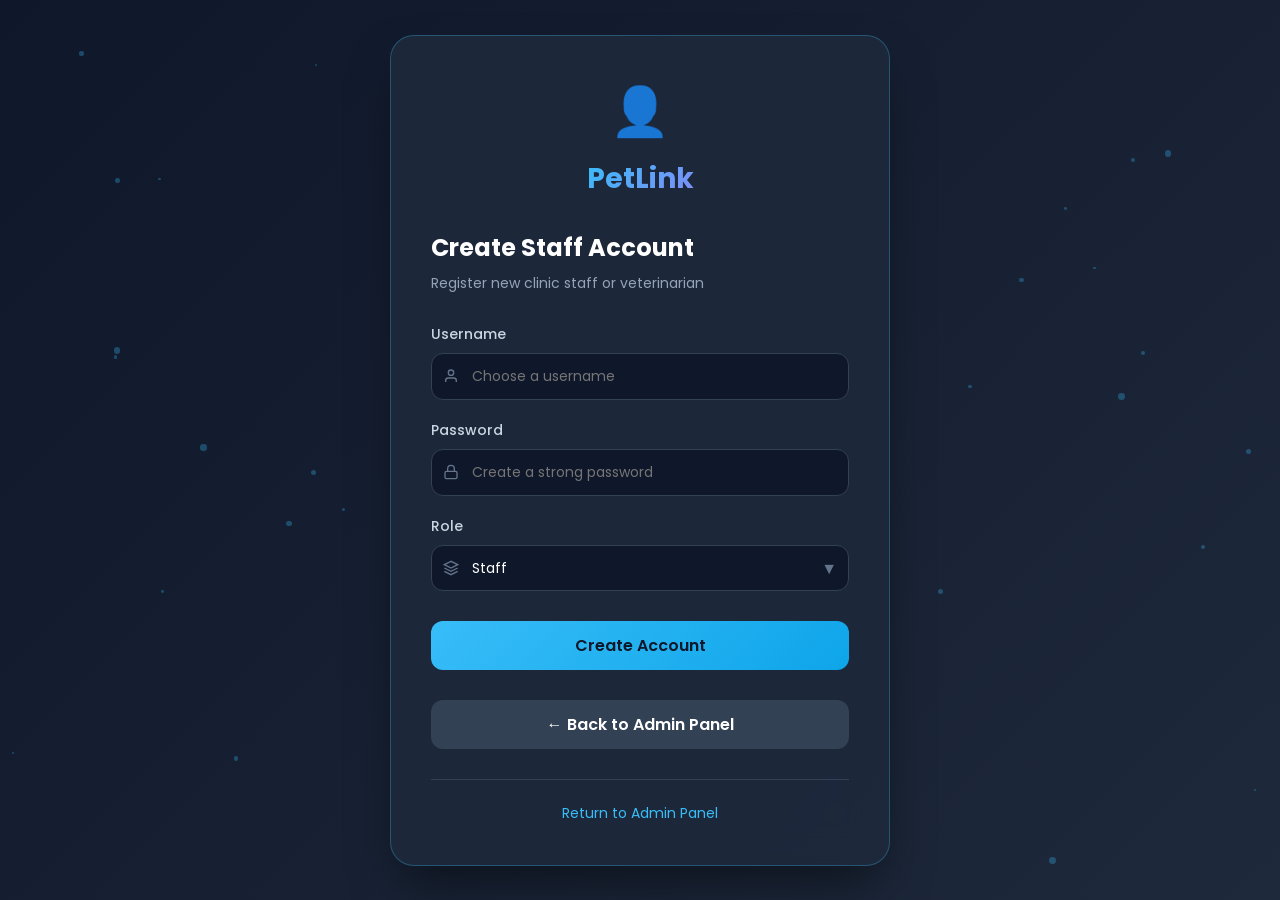
<file: templates/register_staff.html>
<!DOCTYPE html>
<html lang="en">
<head>
  <meta charset="UTF-8">
  <meta name="viewport" content="width=device-width, initial-scale=1.0">
  <title>Register Staff — PetLink</title>
  <link href="https://fonts.googleapis.com/css2?family=Poppins:wght@300;400;600;700&display=swap" rel="stylesheet">
  <style>
    * {
      margin: 0;
      padding: 0;
      box-sizing: border-box;
      font-family: 'Poppins', sans-serif;
    }

    body {
      min-height: 100vh;
      background: linear-gradient(135deg, #0f172a 0%, #1e293b 100%);
      display: flex;
      align-items: center;
      justify-content: center;
      padding: 20px;
      position: relative;
    }

    .particles {
      position: fixed;
      top: 0;
      left: 0;
      width: 100%;
      height: 100%;
      overflow: hidden;
      z-index: 0;
    }

    .particle {
      position: absolute;
      background: rgba(56, 189, 248, 0.3);
      border-radius: 50%;
      animation: float 15s infinite;
      pointer-events: none;
    }

    @keyframes float {
      0%, 100% { transform: translateY(0) rotate(0deg); opacity: 0; }
      50% { opacity: 0.5; }
      100% { transform: translateY(-100vh) rotate(360deg); opacity: 0; }
    }

    .card {
      background: rgba(30, 41, 59, 0.95);
      backdrop-filter: blur(20px);
      border-radius: 24px;
      padding: 40px;
      width: 100%;
      max-width: 500px;
      box-shadow: 0 25px 50px -12px rgba(0, 0, 0, 0.5);
      border: 1px solid rgba(56, 189, 248, 0.3);
      position: relative;
      z-index: 1;
      animation: slideUpFade 0.6s cubic-bezier(0.34, 1.2, 0.64, 1);
    }

    @keyframes slideUpFade {
      0% {
        opacity: 0;
        transform: translateY(50px) scale(0.95);
      }
      100% {
        opacity: 1;
        transform: translateY(0) scale(1);
      }
    }

    .brand {
      text-align: center;
      margin-bottom: 30px;
    }

    .brand-icon {
      font-size: 48px;
      margin-bottom: 10px;
    }

    .brand-name {
      font-size: 28px;
      font-weight: 700;
      background: linear-gradient(135deg, #38bdf8, #818cf8);
      -webkit-background-clip: text;
      -webkit-text-fill-color: transparent;
      background-clip: text;
    }

    h2 {
      color: white;
      font-size: 24px;
      margin-bottom: 8px;
    }

    .subtitle {
      color: #94a3b8;
      font-size: 14px;
      margin-bottom: 30px;
    }

    .form-stack {
      display: flex;
      flex-direction: column;
      gap: 20px;
    }

    .field {
      display: flex;
      flex-direction: column;
      gap: 8px;
    }

    label {
      color: #cbd5e1;
      font-size: 14px;
      font-weight: 500;
    }

    .input-wrap {
      position: relative;
      display: flex;
      align-items: center;
    }

    .input-icon {
      position: absolute;
      left: 12px;
      color: #64748b;
    }

    input, select {
      width: 100%;
      padding: 12px 12px 12px 40px;
      background: #0f172a;
      border: 1px solid #334155;
      border-radius: 12px;
      color: white;
      font-size: 14px;
      transition: all 0.3s ease;
    }

    select {
      padding-right: 12px;
      appearance: none;
      cursor: pointer;
    }

    select option {
      background: #1e293b;
    }

    input:focus, select:focus {
      outline: none;
      border-color: #38bdf8;
      box-shadow: 0 0 0 3px rgba(56, 189, 248, 0.2);
      transform: scale(1.02);
    }

    .btn-primary {
      background: linear-gradient(135deg, #38bdf8, #0ea5e9);
      color: #0f172a;
      padding: 12px;
      border: none;
      border-radius: 12px;
      font-size: 16px;
      font-weight: 600;
      cursor: pointer;
      transition: all 0.3s ease;
      margin-top: 10px;
    }

    .btn-primary:hover {
      transform: translateY(-2px);
      box-shadow: 0 10px 25px -5px rgba(56, 189, 248, 0.4);
    }

    .btn-secondary {
      background: #334155;
      color: white;
      padding: 12px;
      border: none;
      border-radius: 12px;
      font-size: 16px;
      font-weight: 600;
      cursor: pointer;
      transition: all 0.3s ease;
      margin-top: 10px;
    }

    .btn-secondary:hover {
      background: #475569;
      transform: translateY(-2px);
    }

    .message {
      margin-top: 20px;
      padding: 12px;
      border-radius: 12px;
      font-size: 14px;
      display: none;
    }

    .message.show {
      display: block;
    }

    .message.success {
      background: rgba(16, 185, 129, 0.2);
      border: 1px solid #10b981;
      color: #10b981;
    }

    .message.error {
      background: rgba(239, 68, 68, 0.2);
      border: 1px solid #ef4444;
      color: #ef4444;
    }

    .card-footer {
      margin-top: 30px;
      text-align: center;
      padding-top: 20px;
      border-top: 1px solid #334155;
    }

    .card-footer a {
      color: #38bdf8;
      text-decoration: none;
      font-size: 14px;
      transition: all 0.3s ease;
    }

    .card-footer a:hover {
      color: #0ea5e9;
    }

    .loading {
      display: inline-block;
      width: 20px;
      height: 20px;
      border: 2px solid rgba(255,255,255,0.3);
      border-radius: 50%;
      border-top-color: #fff;
      animation: spin 0.6s linear infinite;
      margin-left: 10px;
    }

    @keyframes spin {
      to { transform: rotate(360deg); }
    }

    .role-select-wrap {
      position: relative;
    }

    .role-select-wrap::after {
      content: '▼';
      position: absolute;
      right: 12px;
      top: 50%;
      transform: translateY(-50%);
      color: #64748b;
      pointer-events: none;
    }
  </style>
</head>
<body>
  <!-- Floating particles -->
  <div class="particles" id="particles"></div>

  <div class="card">
    <div class="brand">
      <div class="brand-icon">👤</div>
      <span class="brand-name">PetLink</span>
    </div>

    <h2>Create Staff Account</h2>
    <p class="subtitle">Register new clinic staff or veterinarian</p>

    <div class="form-stack">
      <div class="field">
        <label for="username">Username</label>
        <div class="input-wrap">
          <svg class="input-icon" width="16" height="16" viewBox="0 0 24 24" fill="none" stroke="currentColor" stroke-width="2">
            <path d="M20 21v-2a4 4 0 0 0-4-4H8a4 4 0 0 0-4 4v2"/>
            <circle cx="12" cy="7" r="4"/>
          </svg>
          <input type="text" id="username" placeholder="Choose a username" required>
        </div>
      </div>

      <div class="field">
        <label for="password">Password</label>
        <div class="input-wrap">
          <svg class="input-icon" width="16" height="16" viewBox="0 0 24 24" fill="none" stroke="currentColor" stroke-width="2">
            <rect x="3" y="11" width="18" height="11" rx="2"/>
            <path d="M7 11V7a5 5 0 0 1 10 0v4"/>
          </svg>
          <input type="password" id="password" placeholder="Create a strong password" required>
        </div>
      </div>

      <div class="field">
        <label for="role">Role</label>
        <div class="input-wrap role-select-wrap">
          <svg class="input-icon" width="16" height="16" viewBox="0 0 24 24" fill="none" stroke="currentColor" stroke-width="2">
            <path d="M12 2L2 7l10 5 10-5-10-5z"/>
            <path d="M2 17l10 5 10-5"/>
            <path d="M2 12l10 5 10-5"/>
          </svg>
          <select id="role">
            <option value="staff">Staff</option>
            <option value="vet">Veterinarian</option>
            <option value="user">Customer</option>
            <option value="admin">Admin</option>
          </select>
        </div>
      </div>

      <button class="btn-primary" id="registerBtn" onclick="handleRegister()">
        <span id="btnText">Create Account</span>
      </button>
      
      <button class="btn-secondary" onclick="window.location.href='/admin'">
        ← Back to Admin Panel
      </button>
    </div>

    <div id="message" class="message"></div>

    <div class="card-footer">
      <a href="/admin">Return to Admin Panel</a>
    </div>
  </div>

  <script>
    // Create floating particles
    function createParticles() {
      const particlesContainer = document.getElementById('particles');
      for (let i = 0; i < 50; i++) {
        const particle = document.createElement('div');
        particle.classList.add('particle');
        const size = Math.random() * 5 + 2;
        particle.style.width = `${size}px`;
        particle.style.height = `${size}px`;
        particle.style.left = `${Math.random() * 100}%`;
        particle.style.top = `${Math.random() * 100}%`;
        particle.style.animationDelay = `${Math.random() * 15}s`;
        particle.style.animationDuration = `${Math.random() * 10 + 10}s`;
        particlesContainer.appendChild(particle);
      }
    }
    createParticles();

    async function handleRegister() {
      const username = document.getElementById('username').value.trim();
      const password = document.getElementById('password').value;
      const role = document.getElementById('role').value;
      const msg = document.getElementById('message');
      const btn = document.getElementById('registerBtn');
      const btnText = document.getElementById('btnText');
      
      const show = (text, type) => { 
        msg.textContent = text; 
        msg.className = 'message show ' + type; 
        setTimeout(() => {
          msg.classList.remove('show');
        }, 5000);
      };

      if (!username || !password) return show('Please fill in all fields.', 'error');

      btnText.innerHTML = 'Creating account... <span class="loading"></span>';
      btn.disabled = true;

      try {
        const res = await fetch('/register', {
          method: 'POST',
          headers: { 'Content-Type': 'application/json' },
          body: JSON.stringify({ username, password, role })
        });
        const data = await res.json();
        
        btnText.innerHTML = 'Create Account';
        btn.disabled = false;
        
        show(data.message, data.success ? 'success' : 'error');
        
        if (data.success) {
          setTimeout(() => window.location.href = '/admin', 2000);
        }
      } catch {
        btnText.innerHTML = 'Create Account';
        btn.disabled = false;
        show('Something went wrong. Please try again.', 'error');
      }
    }

    document.addEventListener('keydown', e => { if (e.key === 'Enter') handleRegister(); });
  </script>
</body>
</html>
</file>
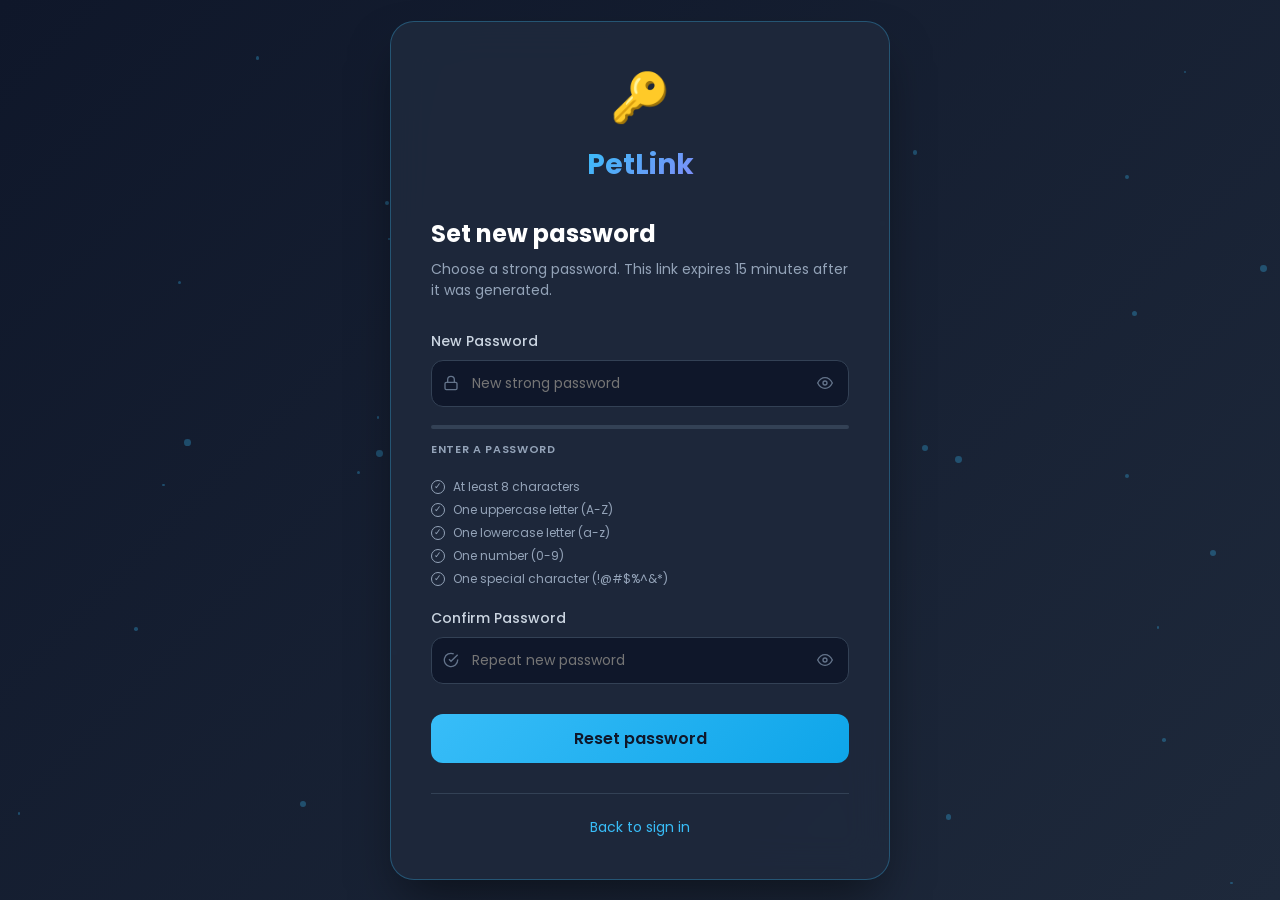
<file: templates/reset_password.html>
<!DOCTYPE html>
<html lang="en">
<head>
  <meta charset="UTF-8">
  <meta name="viewport" content="width=device-width, initial-scale=1.0">
  <title>Reset Password — PetLink</title>
  <link href="https://fonts.googleapis.com/css2?family=Poppins:wght@300;400;600;700&display=swap" rel="stylesheet">
  <style>
    * {
      margin: 0;
      padding: 0;
      box-sizing: border-box;
      font-family: 'Poppins', sans-serif;
    }

    body {
      min-height: 100vh;
      background: linear-gradient(135deg, #0f172a 0%, #1e293b 100%);
      display: flex;
      align-items: center;
      justify-content: center;
      padding: 20px;
      position: relative;
    }

    /* Floating particles */
    .particles {
      position: fixed;
      top: 0;
      left: 0;
      width: 100%;
      height: 100%;
      overflow: hidden;
      z-index: 0;
    }

    .particle {
      position: absolute;
      background: rgba(56, 189, 248, 0.3);
      border-radius: 50%;
      animation: float 15s infinite;
      pointer-events: none;
    }

    @keyframes float {
      0%, 100% { transform: translateY(0) rotate(0deg); opacity: 0; }
      50% { opacity: 0.5; }
      100% { transform: translateY(-100vh) rotate(360deg); opacity: 0; }
    }

    .card {
      background: rgba(30, 41, 59, 0.95);
      backdrop-filter: blur(20px);
      border-radius: 24px;
      padding: 40px;
      width: 100%;
      max-width: 500px;
      box-shadow: 0 25px 50px -12px rgba(0, 0, 0, 0.5);
      border: 1px solid rgba(56, 189, 248, 0.3);
      position: relative;
      z-index: 1;
      animation: slideUpFade 0.6s cubic-bezier(0.34, 1.2, 0.64, 1);
    }

    @keyframes slideUpFade {
      0% {
        opacity: 0;
        transform: translateY(50px) scale(0.95);
      }
      100% {
        opacity: 1;
        transform: translateY(0) scale(1);
      }
    }

    .brand {
      text-align: center;
      margin-bottom: 30px;
      animation: fadeIn 0.8s ease 0.2s both;
    }

    @keyframes fadeIn {
      from { opacity: 0; transform: scale(0.9); }
      to { opacity: 1; transform: scale(1); }
    }

    .brand-icon {
      font-size: 48px;
      margin-bottom: 10px;
      animation: bounce 1s ease infinite;
    }

    @keyframes bounce {
      0%, 100% { transform: translateY(0); }
      50% { transform: translateY(-5px); }
    }

    .brand-name {
      font-size: 28px;
      font-weight: 700;
      background: linear-gradient(135deg, #38bdf8, #818cf8);
      -webkit-background-clip: text;
      -webkit-text-fill-color: transparent;
      background-clip: text;
    }

    h2 {
      color: white;
      font-size: 24px;
      margin-bottom: 8px;
      animation: slideInLeft 0.6s ease 0.3s both;
    }

    @keyframes slideInLeft {
      from {
        opacity: 0;
        transform: translateX(-30px);
      }
      to {
        opacity: 1;
        transform: translateX(0);
      }
    }

    .subtitle {
      color: #94a3b8;
      font-size: 14px;
      margin-bottom: 30px;
      animation: slideInLeft 0.6s ease 0.35s both;
    }

    .form-stack {
      display: flex;
      flex-direction: column;
      gap: 20px;
    }

    .field {
      display: flex;
      flex-direction: column;
      gap: 8px;
      animation: slideInRight 0.6s ease both;
    }

    .field:nth-child(1) { animation-delay: 0.4s; }
    .field:nth-child(2) { animation-delay: 0.5s; }

    @keyframes slideInRight {
      from {
        opacity: 0;
        transform: translateX(30px);
      }
      to {
        opacity: 1;
        transform: translateX(0);
      }
    }

    label {
      color: #cbd5e1;
      font-size: 14px;
      font-weight: 500;
    }

    .input-wrap {
      position: relative;
      display: flex;
      align-items: center;
    }

    .input-icon {
      position: absolute;
      left: 12px;
      color: #64748b;
      transition: all 0.3s ease;
    }

    input {
      width: 100%;
      padding: 12px 12px 12px 40px;
      background: #0f172a;
      border: 1px solid #334155;
      border-radius: 12px;
      color: white;
      font-size: 14px;
      transition: all 0.3s ease;
    }

    input:focus {
      outline: none;
      border-color: #38bdf8;
      box-shadow: 0 0 0 3px rgba(56, 189, 248, 0.2);
      transform: scale(1.02);
    }

    .eye-toggle {
      position: absolute;
      right: 12px;
      background: none;
      border: none;
      cursor: pointer;
      padding: 4px;
      display: flex;
      align-items: center;
      color: #64748b;
      transition: all 0.3s ease;
    }

    .eye-toggle:hover {
      color: #38bdf8;
      transform: scale(1.1);
    }

    .strength-wrap {
      margin-top: 10px;
    }

    .strength-bar-track {
      height: 4px;
      background: #334155;
      border-radius: 99px;
      overflow: hidden;
      margin-bottom: 6px;
    }

    .strength-bar-fill {
      height: 100%;
      border-radius: 99px;
      width: 0%;
      transition: width 0.35s ease, background 0.35s ease;
    }

    .strength-label {
      font-size: 11px;
      font-weight: 600;
      letter-spacing: 0.06em;
      text-transform: uppercase;
      color: #94a3b8;
      transition: color 0.3s;
    }

    .req-list {
      display: flex;
      flex-direction: column;
      gap: 5px;
      margin-top: 10px;
    }

    .req-item {
      display: flex;
      align-items: center;
      gap: 8px;
      font-size: 12px;
      color: #94a3b8;
      transition: all 0.3s ease;
    }

    .req-item.met {
      color: #10b981;
      transform: translateX(5px);
    }

    .req-icon {
      width: 14px;
      height: 14px;
      border-radius: 50%;
      border: 1.5px solid #94a3b8;
      display: flex;
      align-items: center;
      justify-content: center;
      font-size: 9px;
      flex-shrink: 0;
      transition: all 0.3s ease;
    }

    .req-item.met .req-icon {
      background: #10b981;
      border-color: #10b981;
      color: #fff;
      transform: scale(1.2);
    }

    .btn-primary {
      background: linear-gradient(135deg, #38bdf8, #0ea5e9);
      color: #0f172a;
      padding: 12px;
      border: none;
      border-radius: 12px;
      font-size: 16px;
      font-weight: 600;
      cursor: pointer;
      transition: all 0.3s ease;
      margin-top: 10px;
      position: relative;
      overflow: hidden;
      animation: fadeInUp 0.6s ease 0.6s both;
    }

    @keyframes fadeInUp {
      from {
        opacity: 0;
        transform: translateY(20px);
      }
      to {
        opacity: 1;
        transform: translateY(0);
      }
    }

    .btn-primary:hover {
      transform: translateY(-2px);
      box-shadow: 0 10px 25px -5px rgba(56, 189, 248, 0.4);
    }

    .btn-primary:active {
      transform: translateY(0);
    }

    .btn-primary::before {
      content: '';
      position: absolute;
      top: 50%;
      left: 50%;
      width: 0;
      height: 0;
      border-radius: 50%;
      background: rgba(255, 255, 255, 0.5);
      transform: translate(-50%, -50%);
      transition: width 0.6s, height 0.6s;
    }

    .btn-primary:active::before {
      width: 300px;
      height: 300px;
    }

    .message {
      margin-top: 20px;
      padding: 12px;
      border-radius: 12px;
      font-size: 14px;
      display: none;
      animation: shake 0.5s ease;
    }

    @keyframes shake {
      0%, 100% { transform: translateX(0); }
      25% { transform: translateX(-5px); }
      75% { transform: translateX(5px); }
    }

    .message.show {
      display: block;
    }

    .message.success {
      background: rgba(16, 185, 129, 0.2);
      border: 1px solid #10b981;
      color: #10b981;
      animation: successPulse 0.5s ease;
    }

    @keyframes successPulse {
      0%, 100% { transform: scale(1); }
      50% { transform: scale(1.05); }
    }

    .message.error {
      background: rgba(239, 68, 68, 0.2);
      border: 1px solid #ef4444;
      color: #ef4444;
    }

    .card-footer {
      margin-top: 30px;
      text-align: center;
      padding-top: 20px;
      border-top: 1px solid #334155;
      animation: fadeIn 0.6s ease 0.65s both;
    }

    .card-footer a {
      color: #38bdf8;
      text-decoration: none;
      font-size: 14px;
      transition: all 0.3s ease;
      display: inline-block;
    }

    .card-footer a:hover {
      color: #0ea5e9;
      transform: translateX(5px);
    }

    .loading {
      display: inline-block;
      width: 20px;
      height: 20px;
      border: 2px solid rgba(255,255,255,0.3);
      border-radius: 50%;
      border-top-color: #fff;
      animation: spin 0.6s linear infinite;
      margin-left: 10px;
    }

    @keyframes spin {
      to { transform: rotate(360deg); }
    }
  </style>
</head>
<body>
  <!-- Floating particles -->
  <div class="particles" id="particles"></div>

  <div class="card">
    <div class="brand">
      <div class="brand-icon">🔑</div>
      <span class="brand-name">PetLink</span>
    </div>

    <h2>Set new password</h2>
    <p class="subtitle">Choose a strong password. This link expires 15 minutes after it was generated.</p>

    <div class="form-stack">
      <div class="field">
        <label for="password">New Password</label>
        <div class="input-wrap">
          <svg class="input-icon" width="16" height="16" viewBox="0 0 24 24" fill="none" stroke="currentColor" stroke-width="2">
            <rect x="3" y="11" width="18" height="11" rx="2"/>
            <path d="M7 11V7a5 5 0 0 1 10 0v4"/>
          </svg>
          <input type="password" id="password" placeholder="New strong password" autocomplete="new-password" required style="padding-right:42px;" oninput="checkStrength(this.value)">
          <button type="button" class="eye-toggle" onclick="toggleEye('password', this)" aria-label="Toggle">
            <svg width="16" height="16" viewBox="0 0 24 24" fill="none" stroke="currentColor" stroke-width="2">
              <path d="M1 12s4-8 11-8 11 8 11 8-4 8-11 8-11-8-11-8z"/>
              <circle cx="12" cy="12" r="3"/>
            </svg>
          </button>
        </div>
        <div class="strength-wrap">
          <div class="strength-bar-track"><div class="strength-bar-fill" id="strengthBar"></div></div>
          <span class="strength-label" id="strengthLabel">Enter a password</span>
        </div>
        <div class="req-list">
          <div class="req-item" id="req-len"><div class="req-icon">✓</div> At least 8 characters</div>
          <div class="req-item" id="req-upper"><div class="req-icon">✓</div> One uppercase letter (A-Z)</div>
          <div class="req-item" id="req-lower"><div class="req-icon">✓</div> One lowercase letter (a-z)</div>
          <div class="req-item" id="req-num"><div class="req-icon">✓</div> One number (0-9)</div>
          <div class="req-item" id="req-special"><div class="req-icon">✓</div> One special character (!@#$%^&*)</div>
        </div>
      </div>

      <div class="field">
        <label for="confirm">Confirm Password</label>
        <div class="input-wrap">
          <svg class="input-icon" width="16" height="16" viewBox="0 0 24 24" fill="none" stroke="currentColor" stroke-width="2">
            <path d="M22 11.08V12a10 10 0 1 1-5.93-9.14"/>
            <polyline points="22 4 12 14.01 9 11.01"/>
          </svg>
          <input type="password" id="confirm" placeholder="Repeat new password" autocomplete="new-password" required style="padding-right:42px;">
          <button type="button" class="eye-toggle" onclick="toggleEye('confirm', this)" aria-label="Toggle">
            <svg width="16" height="16" viewBox="0 0 24 24" fill="none" stroke="currentColor" stroke-width="2">
              <path d="M1 12s4-8 11-8 11 8 11 8-4 8-11 8-11-8-11-8z"/>
              <circle cx="12" cy="12" r="3"/>
            </svg>
          </button>
        </div>
      </div>

      <button class="btn-primary" id="resetBtn" onclick="handleReset()">
        <span id="btnText">Reset password</span>
      </button>
    </div>

    <div id="message" class="message"></div>
    <div class="card-footer"><a href="/login">Back to sign in</a></div>
  </div>

  <script>
    // Create floating particles
    function createParticles() {
      const particlesContainer = document.getElementById('particles');
      for (let i = 0; i < 50; i++) {
        const particle = document.createElement('div');
        particle.classList.add('particle');
        const size = Math.random() * 5 + 2;
        particle.style.width = `${size}px`;
        particle.style.height = `${size}px`;
        particle.style.left = `${Math.random() * 100}%`;
        particle.style.top = `${Math.random() * 100}%`;
        particle.style.animationDelay = `${Math.random() * 15}s`;
        particle.style.animationDuration = `${Math.random() * 10 + 10}s`;
        particlesContainer.appendChild(particle);
      }
    }
    createParticles();

    const token = new URLSearchParams(window.location.search).get('token') || '';

    const rules = [
      { id: 'req-len',     test: p => p.length >= 8 },
      { id: 'req-upper',   test: p => /[A-Z]/.test(p) },
      { id: 'req-lower',   test: p => /[a-z]/.test(p) },
      { id: 'req-num',     test: p => /[0-9]/.test(p) },
      { id: 'req-special', test: p => /[^A-Za-z0-9]/.test(p) },
    ];
    const levels = [
      { label: 'Very weak',   color: '#ef4444', pct: '20%'  },
      { label: 'Weak',        color: '#f97316', pct: '40%'  },
      { label: 'Fair',        color: '#eab308', pct: '60%'  },
      { label: 'Strong',      color: '#22c55e', pct: '80%'  },
      { label: 'Very strong', color: '#34d399', pct: '100%' },
    ];

    function checkStrength(password) {
      const metCount = rules.filter(r => r.test(password)).length;
      rules.forEach(r => document.getElementById(r.id).classList.toggle('met', r.test(password)));
      const bar = document.getElementById('strengthBar');
      const label = document.getElementById('strengthLabel');
      if (!password) { bar.style.width = '0%'; label.textContent = 'Enter a password'; label.style.color = '#94a3b8'; return; }
      const level = levels[metCount - 1] || levels[0];
      bar.style.width = level.pct; bar.style.background = level.color;
      label.textContent = level.label; label.style.color = level.color;
    }

    function isStrongEnough(p) { return rules.every(r => r.test(p)); }

    function toggleEye(id, btn) {
      const input = document.getElementById(id);
      const hidden = input.type === 'password';
      input.type = hidden ? 'text' : 'password';
      btn.innerHTML = hidden
        ? '<svg width="16" height="16" viewBox="0 0 24 24" fill="none" stroke="currentColor" stroke-width="2"><path d="M17.94 17.94A10.07 10.07 0 0 1 12 20c-7 0-11-8-11-8a18.45 18.45 0 0 1 5.06-5.94"/><path d="M9.9 4.24A9.12 9.12 0 0 1 12 4c7 0 11 8 11 8a18.5 18.5 0 0 1-2.16 3.19"/><line x1="1" y1="1" x2="23" y2="23"/></svg>'
        : '<svg width="16" height="16" viewBox="0 0 24 24" fill="none" stroke="currentColor" stroke-width="2"><path d="M1 12s4-8 11-8 11 8 11 8-4 8-11 8-11-8-11-8z"/><circle cx="12" cy="12" r="3"/></svg>';
    }

    async function handleReset() {
      const password = document.getElementById('password').value;
      const confirm  = document.getElementById('confirm').value;
      const msg      = document.getElementById('message');
      const btn = document.getElementById('resetBtn');
      const btnText = document.getElementById('btnText');
      
      const show = (text, type) => { 
        msg.textContent = text; 
        msg.className = 'message show ' + type; 
        setTimeout(() => {
          msg.classList.remove('show');
        }, 5000);
      };

      if (!password) return show('Please enter a new password.', 'error');
      if (!isStrongEnough(password)) return show('Password does not meet all requirements.', 'error');
      if (password !== confirm) return show('Passwords do not match.', 'error');
      if (!token) return show('Missing reset token.', 'error');

      // Show loading state
      btnText.innerHTML = 'Resetting... <span class="loading"></span>';
      btn.disabled = true;

      try {
        const res = await fetch('/reset-password', {
          method: 'POST',
          headers: { 'Content-Type': 'application/json' },
          body: JSON.stringify({ token, password })
        });
        const data = await res.json();
        
        // Reset button
        btnText.innerHTML = 'Reset password';
        btn.disabled = false;
        
        show(data.message, data.success ? 'success' : 'error');
        
        if (data.success) {
          // Add success animation to card
          const card = document.querySelector('.card');
          card.style.animation = 'none';
          card.offsetHeight;
          card.style.animation = 'slideUpFade 0.6s cubic-bezier(0.34, 1.2, 0.64, 1)';
          setTimeout(() => window.location.href = '/login', 2000);
        }
      } catch { 
        btnText.innerHTML = 'Reset password';
        btn.disabled = false;
        show('Something went wrong. Please try again.', 'error'); 
      }
    }

    document.addEventListener('keydown', e => { if (e.key === 'Enter') handleReset(); });
    
    // Add input animation effects
    const inputs = document.querySelectorAll('input');
    inputs.forEach(input => {
      input.addEventListener('focus', () => {
        input.parentElement.style.transform = 'scale(1.02)';
      });
      input.addEventListener('blur', () => {
        input.parentElement.style.transform = 'scale(1)';
      });
    });
  </script>
</body>
</html>
</file>
